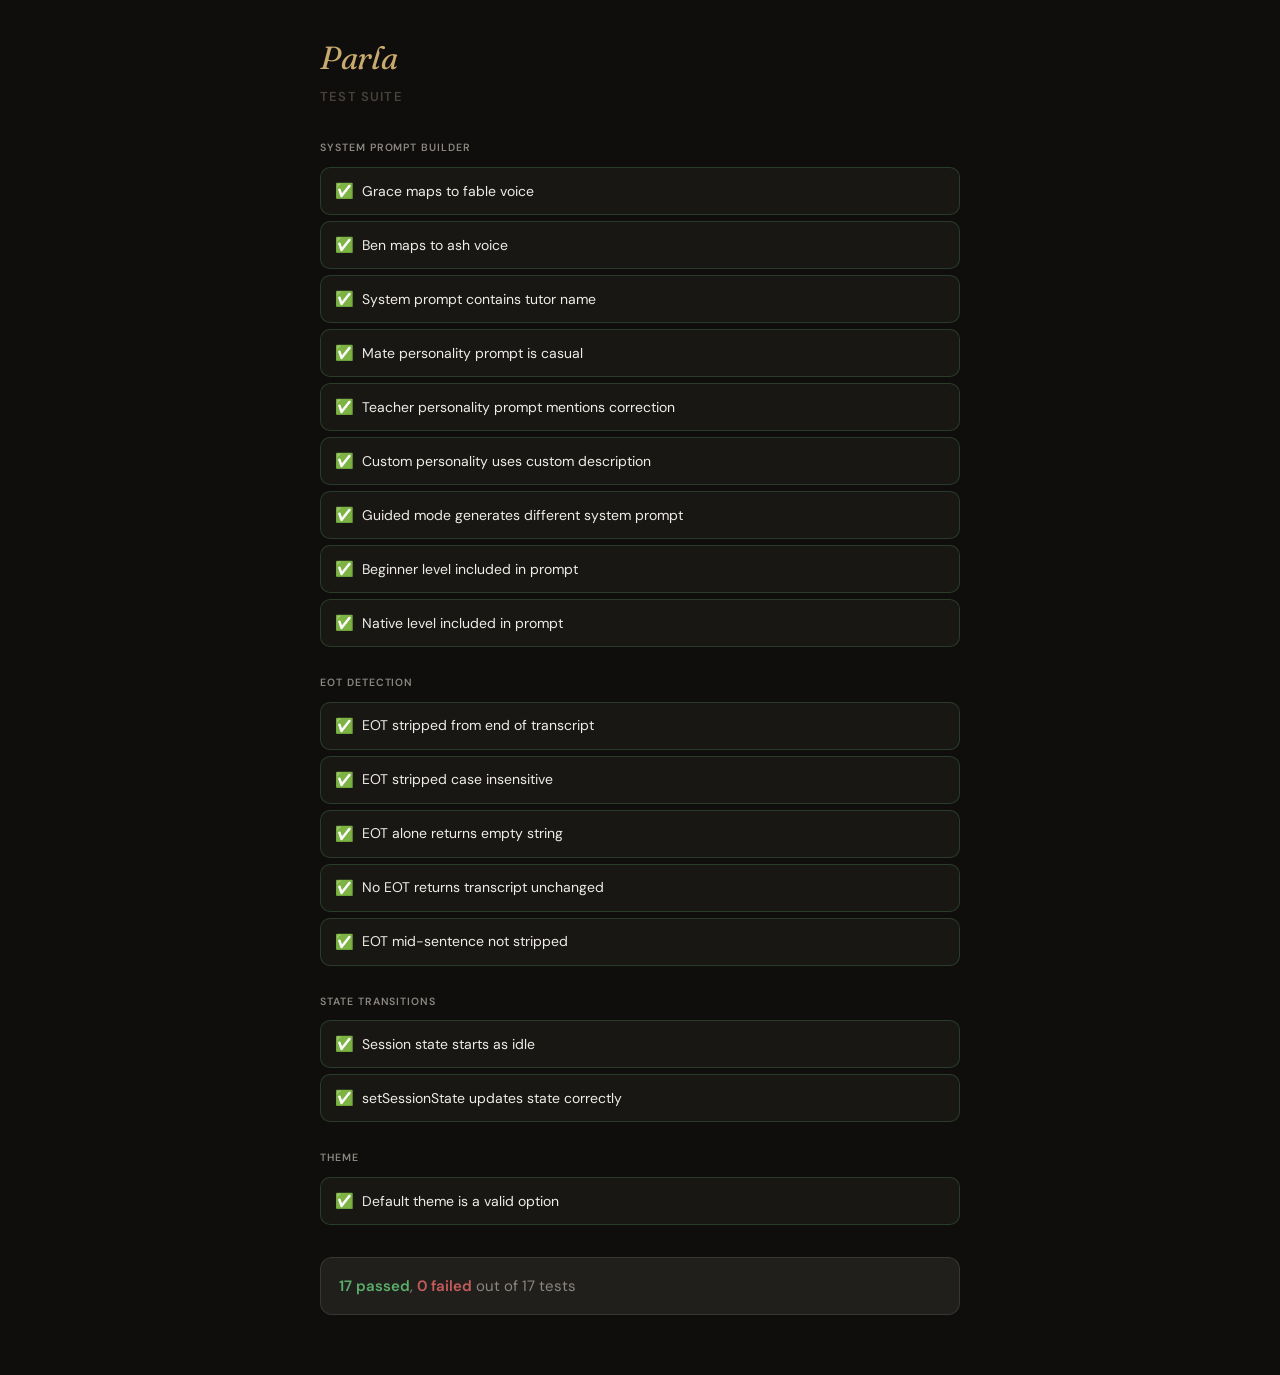
<file: tests.html>
<!DOCTYPE html>
<html lang="en">
<head>
  <meta charset="UTF-8">
  <meta name="viewport" content="width=device-width, initial-scale=1.0">
  <title>Parla — Test Suite</title>
  <style>
    :root {
      --bg:           #0f0e0c;
      --bg-card:      #181714;
      --bg-elevated:  #211f1c;
      --accent:       #c8a96e;
      --text-primary: #f0ede8;
      --text-secondary:#8a8680;
      --text-muted:   #46413b;
      --border:       rgba(255,255,255,0.06);
      --border-strong:rgba(255,255,255,0.10);
      --pass:         #5aad6a;
      --fail:         #c45c5c;
      --fail-dim:     rgba(196,92,92,0.10);
    }

    *, *::before, *::after { box-sizing: border-box; margin: 0; padding: 0; }

    body {
      background: var(--bg);
      color: var(--text-primary);
      font-family: 'DM Sans', system-ui, sans-serif;
      font-size: 15px;
      line-height: 1.6;
      padding: 32px 20px 60px;
      max-width: 680px;
      margin: 0 auto;
    }

    h1 {
      font-family: 'Fraunces', Georgia, serif;
      font-size: 32px;
      font-weight: 400;
      font-style: italic;
      color: var(--accent);
      letter-spacing: -0.3px;
      margin-bottom: 4px;
    }

    .subtitle {
      font-size: 13px;
      color: var(--text-muted);
      text-transform: uppercase;
      letter-spacing: 0.09em;
      font-weight: 600;
      margin-bottom: 32px;
    }

    .section-label {
      font-size: 10.5px;
      font-weight: 600;
      letter-spacing: 0.09em;
      text-transform: uppercase;
      color: var(--text-secondary);
      margin: 28px 0 10px;
    }

    .test-list {
      display: flex;
      flex-direction: column;
      gap: 6px;
    }

    .test-item {
      background: var(--bg-card);
      border: 1px solid var(--border-strong);
      border-radius: 10px;
      padding: 11px 14px;
    }

    .test-item.pass { border-color: rgba(90,173,106,0.25); }
    .test-item.fail { border-color: var(--fail); background: var(--fail-dim); }

    .test-name {
      font-size: 14px;
      color: var(--text-primary);
      display: flex;
      align-items: center;
      gap: 8px;
    }

    .test-icon { font-size: 15px; flex-shrink: 0; }

    .test-error {
      margin-top: 6px;
      font-size: 12px;
      color: var(--fail);
      font-family: 'Courier New', monospace;
      padding: 6px 10px;
      background: rgba(196,92,92,0.07);
      border-radius: 6px;
      word-break: break-word;
    }

    .summary {
      margin-top: 32px;
      padding: 16px 18px;
      background: var(--bg-elevated);
      border: 1px solid var(--border-strong);
      border-radius: 12px;
      font-size: 15px;
      color: var(--text-secondary);
    }

    .summary .pass-count { color: var(--pass); font-weight: 600; }
    .summary .fail-count { color: var(--fail); font-weight: 600; }
  </style>
  <link rel="preconnect" href="https://fonts.googleapis.com">
  <link rel="preconnect" href="https://fonts.gstatic.com" crossorigin>
  <link href="https://fonts.googleapis.com/css2?family=Fraunces:ital,opsz,wght@1,9..144,400&family=DM+Sans:opsz,wght@9..40,400;9..40,500;9..40,600&display=swap" rel="stylesheet">
</head>
<body>

<h1>Parla</h1>
<p class="subtitle">Test Suite</p>
<div id="output"></div>
<div class="summary" id="summary"></div>

<script>
  // Signal app.js to skip DOM-dependent init
  window.__PARLA_TEST__ = true;
</script>
<script src="app.js"></script>
<script>
  /* ================================ */
  /* TEST HARNESS                     */
  /* ================================ */
  let passed = 0;
  let failed = 0;
  let currentSection = null;
  let currentList = null;
  const output = document.getElementById('output');

  function section(label) {
    const el = document.createElement('p');
    el.className = 'section-label';
    el.textContent = label;
    output.appendChild(el);
    currentList = document.createElement('div');
    currentList.className = 'test-list';
    output.appendChild(currentList);
  }

  function log(icon, name, errorMsg) {
    const item = document.createElement('div');
    item.className = 'test-item ' + (icon === '✅' ? 'pass' : 'fail');

    const nameEl = document.createElement('div');
    nameEl.className = 'test-name';
    nameEl.innerHTML = `<span class="test-icon">${icon}</span>${name}`;
    item.appendChild(nameEl);

    if (errorMsg) {
      const err = document.createElement('div');
      err.className = 'test-error';
      err.textContent = errorMsg;
      item.appendChild(err);
    }

    (currentList || output).appendChild(item);
  }

  function test(name, fn) {
    try {
      fn();
      passed++;
      log('✅', name);
    } catch(e) {
      failed++;
      log('❌', name, e.message);
    }
  }

  function assert(condition, message) {
    if (!condition) throw new Error(message || 'Assertion failed');
  }

  function assertEqual(a, b) {
    if (a !== b) throw new Error(`Expected "${b}" but got "${a}"`);
  }

  function skip(name, reason) {
    // TODO: not yet implemented
    log('⏭', name + (reason ? ' — ' + reason : ''));
  }

  /* ================================ */
  /* SYSTEM PROMPT BUILDER TESTS      */
  /* ================================ */
  section('System prompt builder');

  test('Grace maps to fable voice', () => {
    if (typeof getVoiceForTutor !== 'function') throw new Error('getVoiceForTutor not defined');
    assertEqual(getVoiceForTutor('Grace Fullspeak'), 'fable');
  });

  test('Ben maps to ash voice', () => {
    if (typeof getVoiceForTutor !== 'function') throw new Error('getVoiceForTutor not defined');
    assertEqual(getVoiceForTutor('Ben Dover'), 'ash');
  });

  test('System prompt contains tutor name', () => {
    if (typeof buildSystemPrompt !== 'function') throw new Error('buildSystemPrompt not defined');
    const prompt = buildSystemPrompt('Grace Fullspeak', 'mate', 'intermediate', '');
    assert(prompt.includes('Grace Fullspeak'), 'Tutor name missing from prompt');
  });

  test('Mate personality prompt is casual', () => {
    if (typeof buildSystemPrompt !== 'function') throw new Error('buildSystemPrompt not defined');
    const prompt = buildSystemPrompt('Grace Fullspeak', 'mate', 'intermediate', '');
    assert(
      prompt.toLowerCase().includes('friend') || prompt.toLowerCase().includes('casual'),
      'Mate prompt should mention casual/friend'
    );
  });

  test('Teacher personality prompt mentions correction', () => {
    if (typeof buildSystemPrompt !== 'function') throw new Error('buildSystemPrompt not defined');
    const prompt = buildSystemPrompt('Grace Fullspeak', 'teacher', 'intermediate', '');
    assert(prompt.toLowerCase().includes('correct'), 'Teacher prompt should mention correction');
  });

  test('Custom personality uses custom description', () => {
    if (typeof buildSystemPrompt !== 'function') throw new Error('buildSystemPrompt not defined');
    const prompt = buildSystemPrompt('Ben Dover', 'custom', 'intermediate', 'you are a pirate');
    assert(prompt.includes('you are a pirate'), 'Custom description missing from prompt');
  });

  test('Guided mode generates different system prompt', () => {
    if (typeof buildSystemPrompt !== 'function') throw new Error('buildSystemPrompt not defined');
    const guided = buildSystemPrompt('Grace Fullspeak', 'guided', 'beginner', '');
    const mate   = buildSystemPrompt('Grace Fullspeak', 'mate',   'beginner', '');
    assert(guided !== mate, 'Guided prompt should differ from mate prompt');
    assert(guided.toLowerCase().includes('polish'), 'Guided prompt should mention Polish');
  });

  test('Beginner level included in prompt', () => {
    if (typeof buildSystemPrompt !== 'function') throw new Error('buildSystemPrompt not defined');
    const prompt = buildSystemPrompt('Grace Fullspeak', 'mate', 'beginner', '');
    assert(
      prompt.toLowerCase().includes('beginner') || prompt.includes('A1'),
      'Beginner level missing'
    );
  });

  test('Native level included in prompt', () => {
    if (typeof buildSystemPrompt !== 'function') throw new Error('buildSystemPrompt not defined');
    const prompt = buildSystemPrompt('Grace Fullspeak', 'mate', 'native', '');
    assert(
      prompt.toLowerCase().includes('native') || prompt.includes('C1'),
      'Native level missing'
    );
  });

  /* ================================ */
  /* EOT DETECTION TESTS              */
  /* ================================ */
  section('EOT detection');

  test('EOT stripped from end of transcript', () => {
    if (typeof stripEOT !== 'function') throw new Error('stripEOT not defined');
    assertEqual(stripEOT('I went to the shop EOT'), 'I went to the shop');
  });

  test('EOT stripped case insensitive', () => {
    if (typeof stripEOT !== 'function') throw new Error('stripEOT not defined');
    assertEqual(stripEOT('hello there eot'), 'hello there');
  });

  test('EOT alone returns empty string', () => {
    if (typeof stripEOT !== 'function') throw new Error('stripEOT not defined');
    assertEqual(stripEOT('EOT'), '');
  });

  test('No EOT returns transcript unchanged', () => {
    if (typeof stripEOT !== 'function') throw new Error('stripEOT not defined');
    assertEqual(stripEOT('I went to the shop'), 'I went to the shop');
  });

  test('EOT mid-sentence not stripped', () => {
    if (typeof stripEOT !== 'function') throw new Error('stripEOT not defined');
    const result = stripEOT('when the game was over I felt empty');
    assertEqual(result, 'when the game was over I felt empty');
  });

  /* ================================ */
  /* STATE TRANSITION TESTS           */
  /* ================================ */
  section('State transitions');

  test('Session state starts as idle', () => {
    if (typeof getSessionState !== 'function') throw new Error('getSessionState not defined');
    assertEqual(getSessionState(), 'idle');
  });

  test('setSessionState updates state correctly', () => {
    if (typeof setSessionState !== 'function') throw new Error('setSessionState not defined');
    if (typeof getSessionState !== 'function') throw new Error('getSessionState not defined');
    setSessionState('listening');
    assertEqual(getSessionState(), 'listening');
    setSessionState('idle');
    assertEqual(getSessionState(), 'idle');
  });

  /* ================================ */
  /* THEME TESTS                      */
  /* ================================ */
  section('Theme');

  test('Default theme is a valid option', () => {
    const theme = (localStorage.getItem('parla_theme') || 'A').toUpperCase();
    assert(['A','E','I'].includes(theme), `"${theme}" is not a valid theme`);
  });

  /* ================================ */
  /* SUMMARY                          */
  /* ================================ */
  const total = passed + failed;
  const summary = document.getElementById('summary');
  summary.innerHTML =
    `<span class="pass-count">${passed} passed</span>, ` +
    `<span class="fail-count">${failed} failed</span> ` +
    `out of ${total} tests`;
</script>
</body>
</html>
</file>
